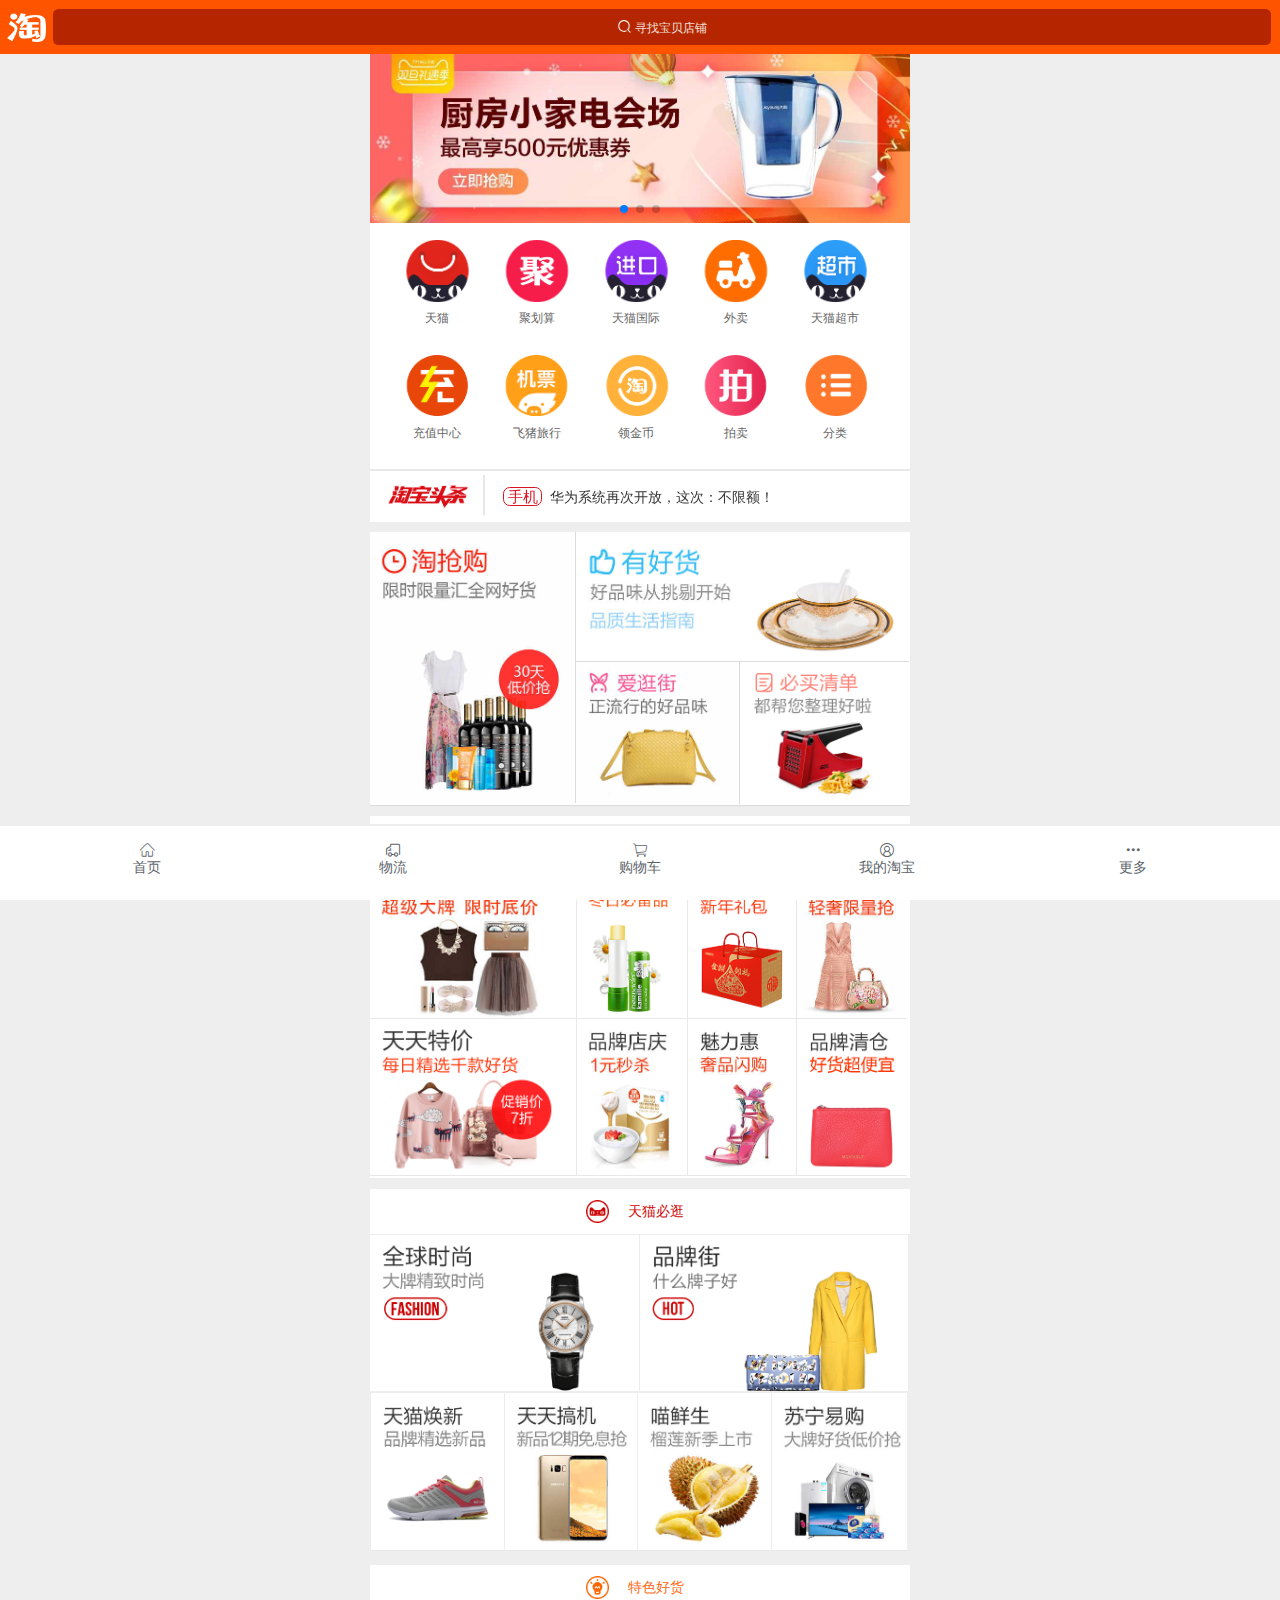
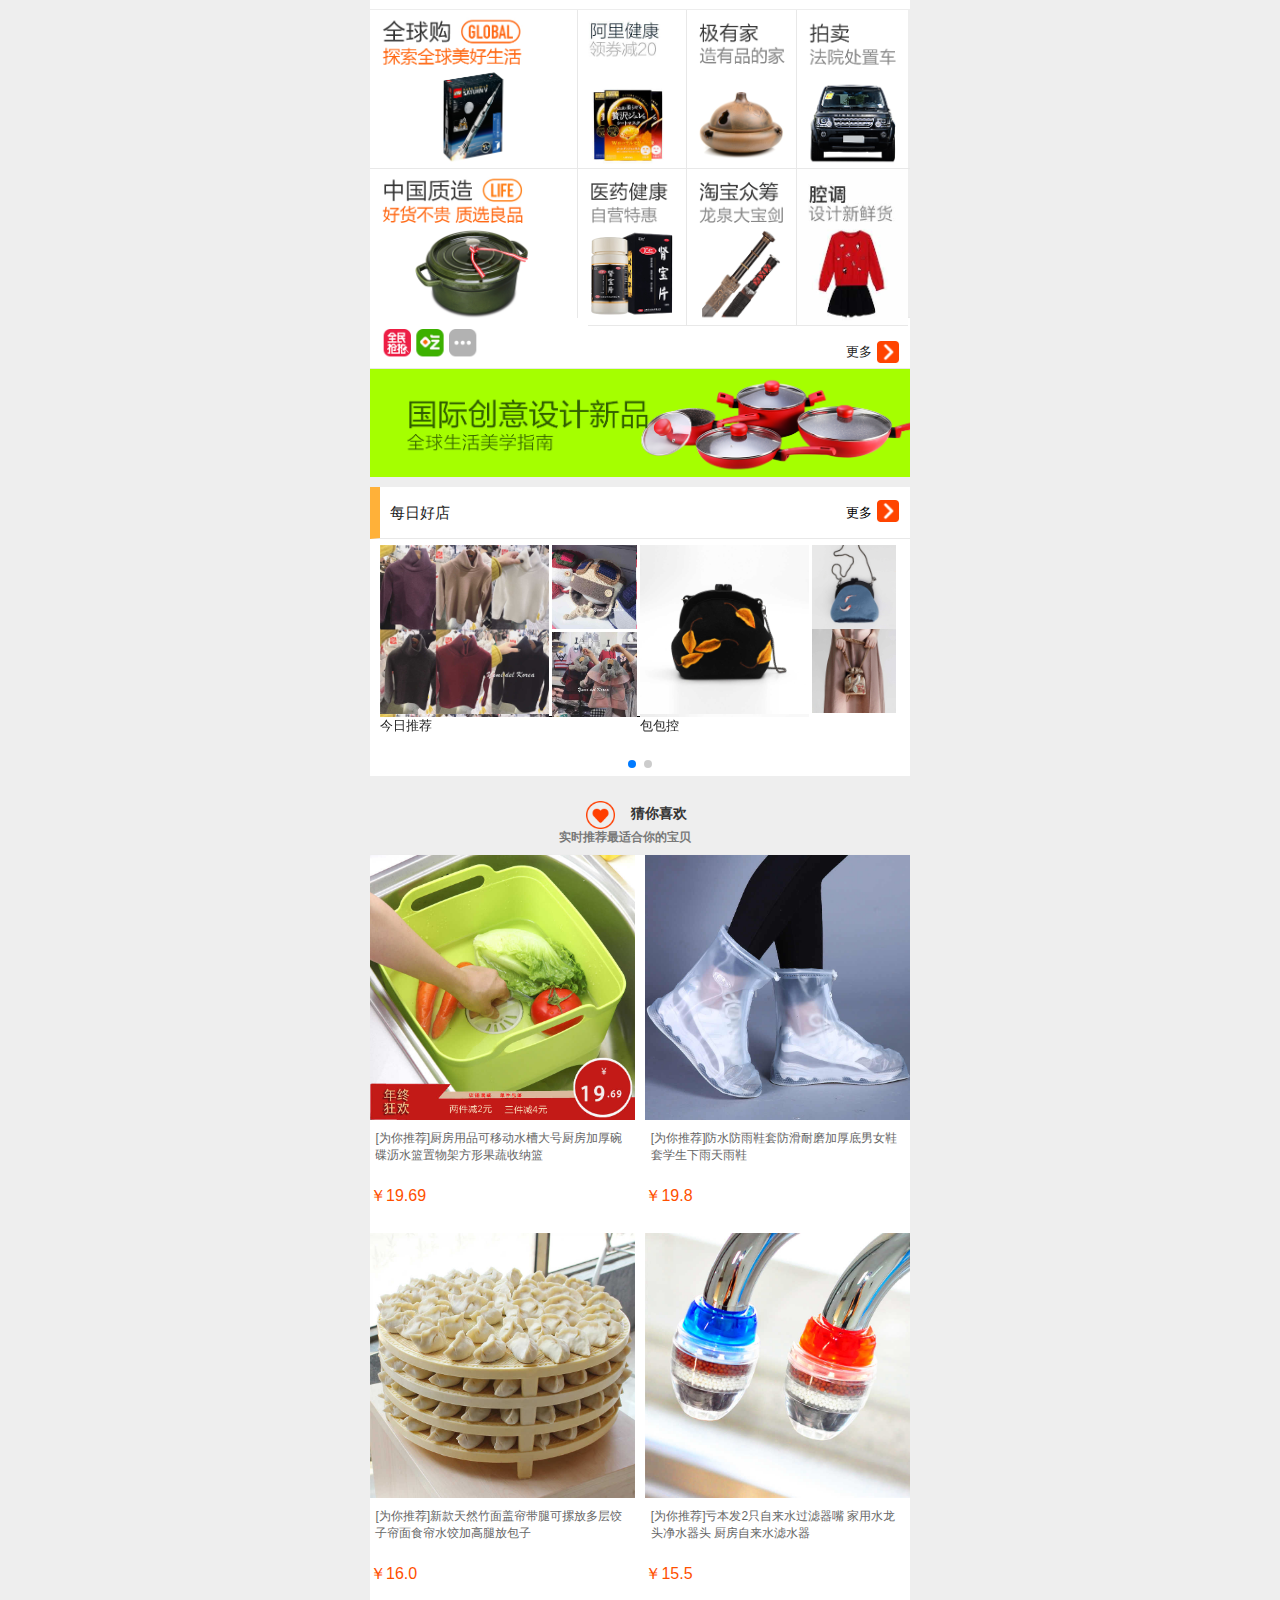
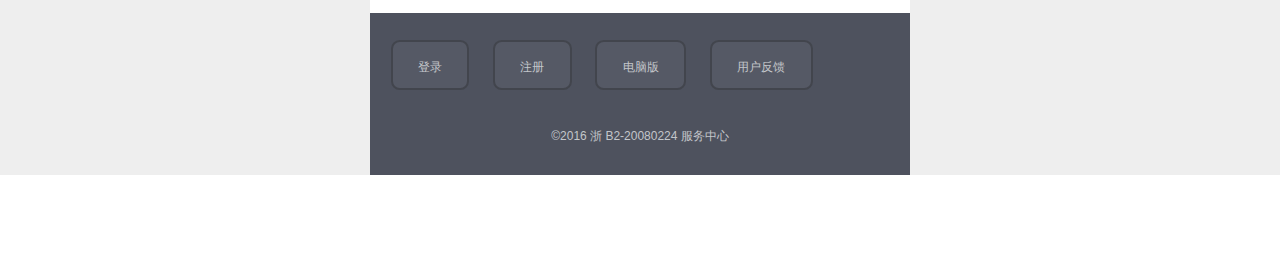
<file: index.html>
<!doctype html>
<html lang="en">
<head>
    <meta charset="UTF-8">
    <title>淘宝移动端</title>
    <!--引入flexible插件-->
    <script src="js/flexible.js"></script>
    <script src="js/flexible_css.js"></script>
    <!--引入矢量图标css-->
    <link rel="stylesheet" href="css/iconfont.css">
    <!--引入taobao.css-->
    <link rel="stylesheet" href="css/taobao.css">
</head>
<body>
<!--header部分开始-->
<header>
    <div class="tru">
        <a href="javascript:;">
            <i class="iconfont icon-fangdajing"></i>
            寻找宝贝店铺
        </a>
    </div>
</header>
<!--header部分结束-->
<!--轮播开始-->
<!--引入swiper.css-->
<link rel="stylesheet" href="css/swiper.min.css">
<div class="flash">
    <div class="swiper-container">
        <div class="swiper-wrapper">
            <div class="swiper-slide"><img src="img/lbt01.jpg" alt=""></div>
            <div class="swiper-slide"><img src="img/lbt02.jpg" alt=""></div>
            <div class="swiper-slide"><img src="img/lbt03.jpg" alt=""></div>
        </div>
        <!-- 如果需要分页器 -->
        <div class="swiper-pagination"></div>
    </div>
</div>
<!--引入swiper.js-->
<script src="js/swiper.min.js"></script>
<script>
    var mySwiper = new Swiper('.swiper-container', {
        loop: true,
        autoplay: true,
        // 如果需要分页器
        pagination: {
            el: '.swiper-pagination'
        }
    })
</script>
<!--轮播结束-->

<!-- vertical-view部分开始-->
<div class="vertical-view">
    <ul class="ul1">
        <li>
            <a href="">
                <p>天猫</p>
            </a>
        </li>
        <li>
            <a href="">
                <p>聚划算</p>
            </a>
        </li>
        <li>
            <a href="">
                <p>天猫国际</p>
            </a>
        </li>
        <li>
            <a href="">
                <p>外卖</p>
            </a>
        </li>
        <li>
            <a href="">
                <p>天猫超市</p>
            </a>
        </li>
    </ul>
    <ul class="ul2">
        <li>
            <a href="">
                <p>充值中心</p>
            </a>
        </li>
        <li>
            <a href="">
                <p>飞猪旅行</p>
            </a>
        </li>
        <li>
            <a href="">
                <p>领金币</p>
            </a>
        </li>
        <li>
            <a href="">
                <p>拍卖</p>
            </a>
        </li>
        <li>
            <a href="index1.html">
                <p>分类</p>
            </a>
        </li>
    </ul>
</div>
<!-- vertical-view部分结束-->

<!--头条开始-->
<div class="toutiao">
    <div class="swiper-container">
        <i></i>
        <div class="swiper-wrapper">
            <div class="swiper-slide"><span>手机</span>华为系统再次开放，这次：不限额！</div>
            <div class="swiper-slide"><span>手机</span>荣耀9青春版：1199元，又一款全面屏</div>
            <div class="swiper-slide"><span>手机</span>手机屏幕上的"HD"是什么意思？</div>
            <div class="swiper-slide"><span>数码</span>小米新品售价119元，冬日必备产品！</div>
            <div class="swiper-slide"><span>居家</span>旧袜子别只会扔，剪1刀省下一堆钱！</div>
            <div class="swiper-slide"><span>疯转</span>不管再严重咳嗽，熬一锅它！一吃就好</div>
        </div>
    </div>
</div>
<!-- Initialize Swiper -->
<script>
    var swiper = new Swiper('.toutiao .swiper-container', {
        direction: 'vertical',
        loop: true,
        autoplay: true
    });
</script>
<!--头条结束-->

<!--海抢购部分开始-->
<div class="tqg">
    <div class="left">
    </div>
    <div class="right">
        <div class="right-top">
            <img class="img1" src="img/yhh.jpg" alt="">
            <img class="img2" src="img/wan.png" alt="">
        </div>
        <div class="right-bottom">
           <img class="img1" src="img/agj.jpg" alt="">
           <img class="img2" src="img/bmqd.png" alt="">
        </div>
    </div>
</div>
<!--海抢购部分结束-->

<!--超实惠部分开始-->
<div class="affordable">
    <div class="csh">
        <a href="javascript:;">超实惠</a>
    </div>
    <div class="csh-top">
        <div class="img1"></div>
        <div class="img2"></div>
        <div class="img3"></div>
        <div class="img4"></div>
        <div class="img5"></div>
        <div class="img6"></div>
        <div class="img7"></div>
        <div class="img8"></div>
    </div>
</div>
<!--超实惠部分结束-->

<!--天猫必逛部分开始-->
<div class="tmbg">
    <div class="tm">
        <a href="javascript:;">天猫必逛</a>
    </div>
    <div class="tm-top">
        <div class="img1"></div>
        <div class="img2"></div>
        </div>
        
        <div class="tm-bottom">
        <div class="img1"></div>
        <div class="img2"></div>
        <div class="img3"></div>
        <div class="img4"></div>
    </div>
</div>
<!--天猫必逛部分结束-->

<!--特色好货部分开始-->
<div class="features">
    <div class="tshh">
        <a href="javascript:;">特色好货</a>
    </div>
    <div class="tshh-top">
        <div class="img1"></div>
        <div class="img2"></div>
        <div class="img3"></div>
        <div class="img4"></div>
    </div>
    <div class="tshh-bottom">
        <div class="img1"></div>
        <div class="img2"></div>
        <div class="img3"></div>
        <div class="img4"></div>
    </div>
</div>
<!--特色好货部分结束-->
<!--更多服务开始-->
<div class="service">
    <div class="tubiao">
    <span>更多<i></i></span>
    </div>
</div>
<!--更多服务结束-->

<!--国际创意开始-->
<div class="gjcy"></div>
<!--国际创意结束-->

<!--每日好店开始-->
<div class="mrhd">
    <div class="gd">
       <p>更多<i></i></p>
        <span>每日好店</span>
    </div>
    <div class="swiper-container">
        <div class="swiper-wrapper">
            <div class="swiper-slide">
                <div class="left">
                    <div class="img1"></div>
                    <div class="img2"></div>
                    <div class="img3"></div>
                    <span>今日推荐</span>
                </div>
                <div class="right">
                    <div class="img1"></div>
                    <div class="img2"></div>
                    <div class="img3"></div>
                    <span>包包控</span>
                </div>
            
            </div>
            <div class="swiper-slide">
                <div class="left">
                    <div class="img1"></div>
                    <div class="img2"></div>
                    <div class="img3"></div>
                    <span>今日推荐</span>
                </div>
                <div class="right">
                    <div class="img1"></div>
                    <div class="img2"></div>
                    <div class="img3"></div>
                    <span>包包控</span>
                </div>
            </div>

        </div>
        <!-- 如果需要分页器 -->
        <div class="swiper-pagination"></div>
    </div>
</div>
<script>
    var mySwiper = new Swiper('.mrhd .swiper-container', {
        // 如果需要分页器
        pagination: {
            el: '.swiper-pagination'
        }
    })
</script>
<!--每日好店结束-->


<!--猜你喜欢开始-->
<div class="cnxh">
   <div class="xh">
    <a href="javascript:;">
        猜你喜欢
        <span>实时推荐最适合你的宝贝</span>
    </a>
    </div>
    
    <section>
        <div class="cnxh-neir">
           <div class="left">
               <div class="img1"></div>
               <p class="p1">[为你推荐]厨房用品可移动水槽大号厨房加厚碗碟沥水篮置物架方形果蔬收纳篮
            </p>
            <p class="p2">￥19.69</p>
           </div>
            
            
            <div class="right">
               <div class="img2"></div>
               <p class="p1">[为你推荐]防水防雨鞋套防滑耐磨加厚底男女鞋套学生下雨天雨鞋
            </p>
            <p class="p2">￥19.8</p>
           </div>
           <div class="left">
               <div class="img3"></div>
               <p class="p1">[为你推荐]新款天然竹面盖帘带腿可摞放多层饺子帘面食帘水饺加高腿放包子
            </p>
            <p class="p2">￥16.0</p>
           </div>
            
            
            <div class="right">
               <div class="img4"></div>
               <p class="p1">[为你推荐]亏本发2只自来水过滤器嘴 家用水龙头净水器头 厨房自来水滤水器
            </p>
            <p class="p2">￥15.5</p>
           </div>
           
        </div>
    </section>
    </div>
<!--猜你喜欢结束-->


<!--bottom开始-->
<div class="pagebottom">
   <div class="butons">
       <a href="javascript:;">登录</a>
       <a href="javascript:;">注册</a>
       <a href="javascript:;">电脑版</a>
       <a href="javascript:;">用户反馈</a>
   </div>
   <div class="bottom">
       &copy;2016 浙 B2-20080224 
       <a>服务中心</a>
   </div>
</div>
<!--bottom结束-->

<!--footer部分开始-->
<footer>
    <a href="javascript:;">
       <i class="iconfont icon-shouye"></i>
        <p>首页</p>
    </a>
    <a href="javascript:;">
       <i class="iconfont icon-wuliu"></i>
        <p>物流</p>
    </a>
    <a href="javascript:;">
       <i class="iconfont icon-gouwuche"></i>
        <p>购物车</p>
    </a>
    <a href="javascript:;">
       <i class="iconfont icon-zhanghao"></i>
        <p>我的淘宝</p>
    </a>
    <a href="javascript:;">
       <i class="iconfont icon-gengduo"></i>
        <p>更多</p>
    </a>
</footer>
<!--footer部分结束-->
</body>
</html>
</file>
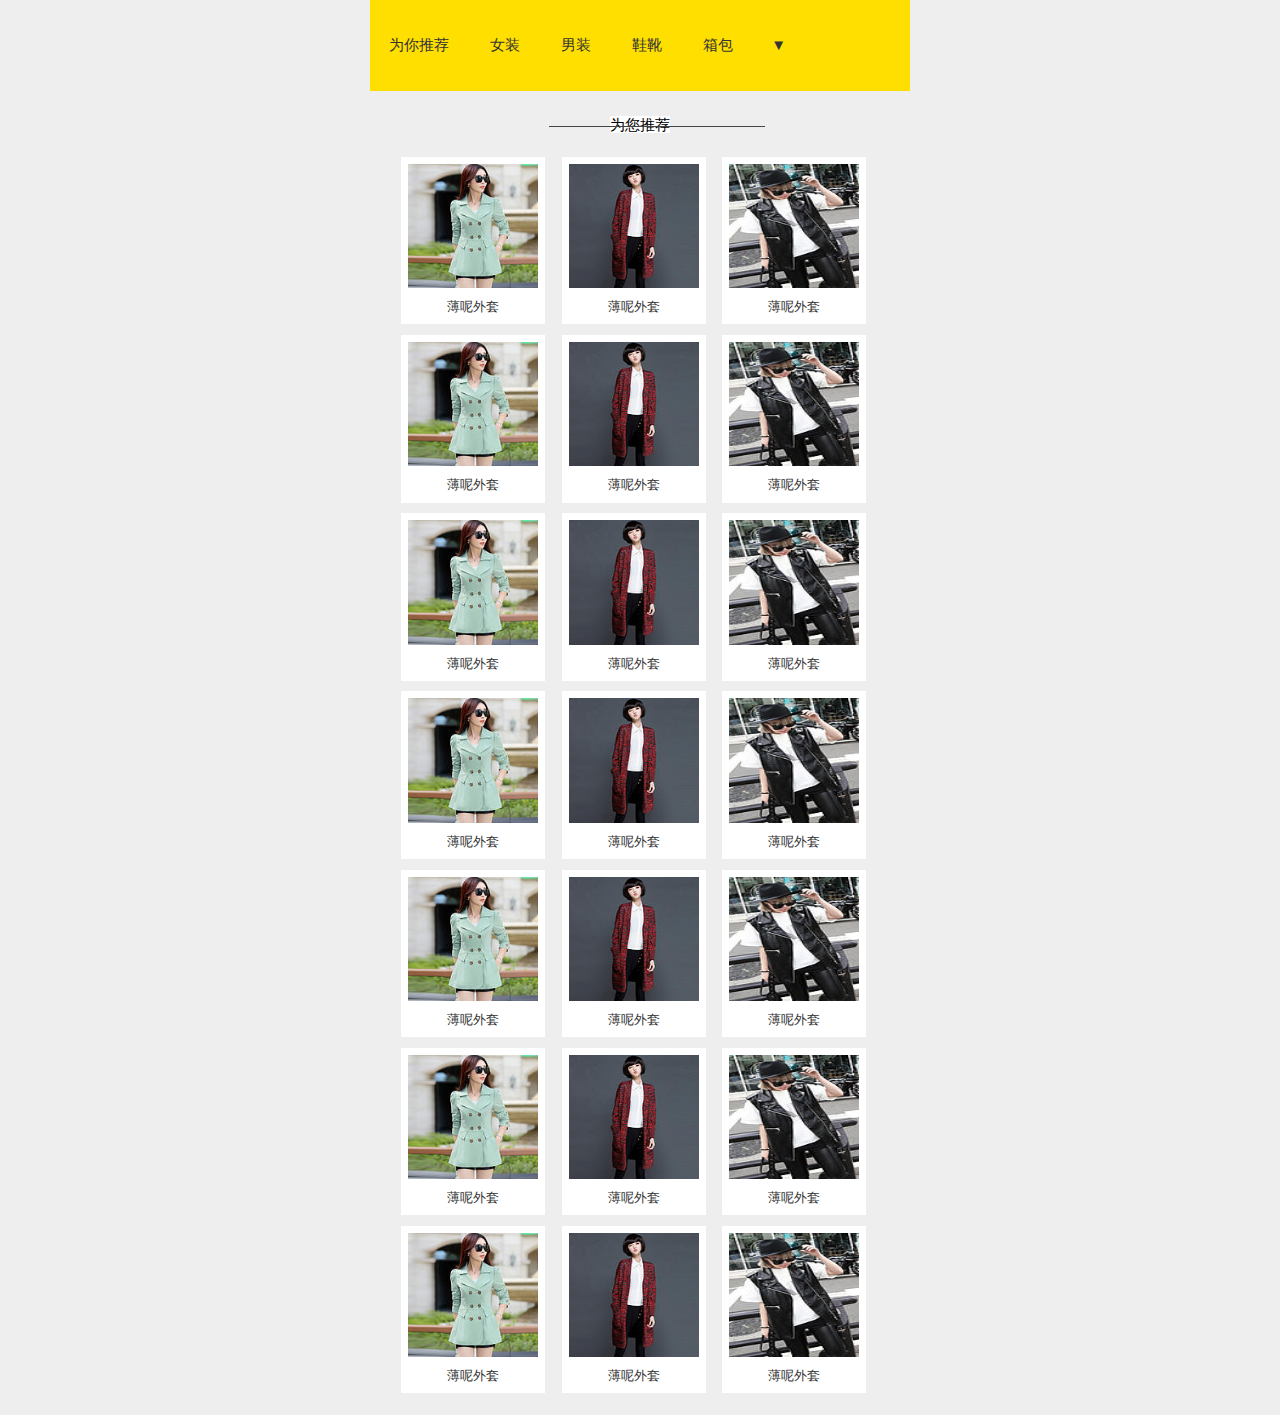
<file: index1.html>
<!DOCTYPE html>
<html lang="en">

<head>
    <meta charset="UTF-8">
    <title>列表页</title>
    <!--引入flexible插件-->
    <script src="js/flexible.js"></script>
    <script src="js/flexible_css.js"></script>
    <!--引入矢量图标css-->
    <link rel="stylesheet" href="css/iconfont.css">
    <!--引入taobao.css-->
    <link rel="stylesheet" href="css/taobao.css">
    <!--引入jQuery插件-->
    <script src="js/jquery-1.11.1.min.js"></script>
</head>

<body>
    <div class="list">
        <div class="div1">
            <ul>
                <li class="li1 active"> <a href="javascripy:;">
                        为你推荐
                    </a> </li>
                <li class="li2"> <a href="javascripy:;">
                        女装
                    </a> </li>
                <li class="li3"> <a href="javascripy:;">
                        男装
                    </a> </li>
                <li class="li4"> <a href="javascripy:;">
                        鞋靴
                    </a> </li>
                <li class="li5"> <a href="javascripy:;">
                        箱包
                    </a> </li>
                    <li class="li6"> <a href="javascripy:;">
                    ▼
                    </a> </li>
                <!--<li class="li5">第五个</li>-->
            </ul>
        </div>
        <div class="list-tab">
            <div class="div2">
                <div class="xx"> <span><i></i>为您推荐<i></i></span> </div>
                <div class="module-sudoku-row">
                    <a href="javascript:;"> <img class="img1" src="img/fl1.jpg" alt="">
                        <p>薄呢外套</p>
                    </a>
                    <a href="javascript:;"> <img class="img1" src="img/fl2.jpg" alt="">
                        <p>薄呢外套</p>
                    </a>
                    <a href="javascript:;"> <img class="img1" src="img/fl3.jpg" alt="">
                        <p>薄呢外套</p>
                    </a>
                </div>
                <div class="module-sudoku-row">
                    <a href="javascript:;"> <img class="img1" src="img/fl1.jpg" alt="">
                        <p>薄呢外套</p>
                    </a>
                    <a href="javascript:;"> <img class="img1" src="img/fl2.jpg" alt="">
                        <p>薄呢外套</p>
                    </a>
                    <a href="javascript:;"> <img class="img1" src="img/fl3.jpg" alt="">
                        <p>薄呢外套</p>
                    </a>
                </div>
                <div class="module-sudoku-row">
                    <a href="javascript:;"> <img class="img1" src="img/fl1.jpg" alt="">
                        <p>薄呢外套</p>
                    </a>
                    <a href="javascript:;"> <img class="img1" src="img/fl2.jpg" alt="">
                        <p>薄呢外套</p>
                    </a>
                    <a href="javascript:;"> <img class="img1" src="img/fl3.jpg" alt="">
                        <p>薄呢外套</p>
                    </a>
                </div>
                <div class="module-sudoku-row">
                    <a href="javascript:;"> <img class="img1" src="img/fl1.jpg" alt="">
                        <p>薄呢外套</p>
                    </a>
                    <a href="javascript:;"> <img class="img1" src="img/fl2.jpg" alt="">
                        <p>薄呢外套</p>
                    </a>
                    <a href="javascript:;"> <img class="img1" src="img/fl3.jpg" alt="">
                        <p>薄呢外套</p>
                    </a>
                </div>
                <div class="module-sudoku-row">
                    <a href="javascript:;"> <img class="img1" src="img/fl1.jpg" alt="">
                        <p>薄呢外套</p>
                    </a>
                    <a href="javascript:;"> <img class="img1" src="img/fl2.jpg" alt="">
                        <p>薄呢外套</p>
                    </a>
                    <a href="javascript:;"> <img class="img1" src="img/fl3.jpg" alt="">
                        <p>薄呢外套</p>
                    </a>
                </div>
                <div class="module-sudoku-row">
                    <a href="javascript:;"> <img class="img1" src="img/fl1.jpg" alt="">
                        <p>薄呢外套</p>
                    </a>
                    <a href="javascript:;"> <img class="img1" src="img/fl2.jpg" alt="">
                        <p>薄呢外套</p>
                    </a>
                    <a href="javascript:;"> <img class="img1" src="img/fl3.jpg" alt="">
                        <p>薄呢外套</p>
                    </a>
                </div>
                <div class="module-sudoku-row">
                    <a href="javascript:;"> <img class="img1" src="img/fl1.jpg" alt="">
                        <p>薄呢外套</p>
                    </a>
                    <a href="javascript:;"> <img class="img1" src="img/fl2.jpg" alt="">
                        <p>薄呢外套</p>
                    </a>
                    <a href="javascript:;"> <img class="img1" src="img/fl3.jpg" alt="">
                        <p>薄呢外套</p>
                    </a>
                </div>
            </div>
            <div class="div3">
                <div class="xx"> <span><i></i>女装<i></i></span> </div>
                <div class="module-sudoku-row">
                    <a href="javascript:;"> <img class="img1" src="img/fl1.jpg" alt="">
                        <p>薄呢外套</p>
                    </a>
                    <a href="javascript:;"> <img class="img1" src="img/fl2.jpg" alt="">
                        <p>薄呢外套</p>
                    </a>
                    <a href="javascript:;"> <img class="img1" src="img/fl3.jpg" alt="">
                        <p>薄呢外套</p>
                    </a>
                </div>
            </div>
            <div class="div4">
                <div class="xx"> <span><i></i>男装<i></i></span> </div>
                <div class="module-sudoku-row">
                    <a href="javascript:;"> <img class="img1" src="img/fl1.jpg" alt="">
                        <p>薄呢外套</p>
                    </a>
                    <a href="javascript:;"> <img class="img1" src="img/fl2.jpg" alt="">
                        <p>薄呢外套</p>
                    </a>
                    <a href="javascript:;"> <img class="img1" src="img/fl3.jpg" alt="">
                        <p>薄呢外套</p>
                    </a>
                </div>
            </div>
            <div class="div5">
                <div class="xx"> <span><i></i>鞋靴<i></i></span> </div>
                <div class="module-sudoku-row">
                    <a href="javascript:;"> <img class="img1" src="img/fl1.jpg" alt="">
                        <p>薄呢外套</p>
                    </a>
                    <a href="javascript:;"> <img class="img1" src="img/fl2.jpg" alt="">
                        <p>薄呢外套</p>
                    </a>
                    <a href="javascript:;"> <img class="img1" src="img/fl3.jpg" alt="">
                        <p>薄呢外套</p>
                    </a>
                </div>
            </div>
            <div class="div6">
                <div class="xx"> <span><i></i>箱包<i></i></span> </div>
                <div class="module-sudoku-row">
                    <a href="javascript:;"> <img class="img1" src="img/fl1.jpg" alt="">
                        <p>薄呢外套</p>
                    </a>
                    <a href="javascript:;"> <img class="img1" src="img/fl2.jpg" alt="">
                        <p>薄呢外套</p>
                    </a>
                    <a href="javascript:;"> <img class="img1" src="img/fl3.jpg" alt="">
                        <p>薄呢外套</p>
                    </a>
                </div>
            </div>
            
        </div>
    </div>
    </div>
    <script>
        $(".div1 .li1").click(function () {
            $(".div2").show();
            $(".div3").hide();
            $(".div4").hide();
            $(".div5").hide();
            $(".div6").hide();
            $(".div7").hide();
            $(this).addClass("active");
            $(".div1 .li2").removeClass("active");
            $(".div1 .li3").removeClass("active");
            $(".div1 .li4").removeClass("active");
            $(".div1 .li5").removeClass("active");
            $(".div1 .li6").removeClass("active");
        });
        $(".div1 .li2").click(function () {
            $(".div2").hide();
            $(".div3").show();
            $(".div4").hide();
            $(".div5").hide();
            $(".div6").hide();
            $(".div7").hide();
            $(this).addClass("active");
            $(".div1 .li1").removeClass("active");
            $(".div1 .li3").removeClass("active");
            $(".div1 .li4").removeClass("active");
            $(".div1 .li5").removeClass("active");
            $(".div1 .li6").removeClass("active");
        });
        $(".div1 .li3").click(function () {
            $(".div2").hide();
            $(".div3").hide();
            $(".div4").show();
            $(".div5").hide();
            $(".div6").hide();
            $(".div7").hide();
            $(this).addClass("active");
            $(".div1 .li1").removeClass("active");
            $(".div1 .li2").removeClass("active");
            $(".div1 .li4").removeClass("active");
            $(".div1 .li5").removeClass("active");
            $(".div1 .li6").removeClass("active");
        });
        $(".div1 .li4").click(function () {
            $(".div2").hide();
            $(".div3").hide();
            $(".div4").hide();
            $(".div5").show();
            $(".div6").hide();
            $(".div7").hide();
            $(this).addClass("active");
            $(".div1 .li1").removeClass("active");
            $(".div1 .li2").removeClass("active");
            $(".div1 .li3").removeClass("active");
            $(".div1 .li4").removeClass("active");
            $(".div1 .li5").removeClass("active");
        });
        $(".div1 .li5").click(function () {
            $(".div2").hide();
            $(".div3").hide();
            $(".div4").hide();
            $(".div5").hide();
            $(".div6").show();
            $(".div7").hide();
            $(this).addClass("active");
            $(".div1 .li1").removeClass("active");
            $(".div1 .li2").removeClass("active");
            $(".div1 .li3").removeClass("active");
            $(".div1 .li4").removeClass("active");
            $(".div1 .li5").removeClass("active");
        });
        $(".div1 .li6").click(function () {
            $(".div2").hide();
            $(".div3").hide();
            $(".div4").hide();
            $(".div5").hide();
            $(".div6").hide();
            $(".div7").show();
            $(this).addClass("active");
            $(".div1 .li1").removeClass("active");
            $(".div1 .li2").removeClass("active");
            $(".div1 .li3").removeClass("active");
            $(".div1 .li4").removeClass("active");
            $(".div1 .li5").removeClass("active");
        })
    </script>
</body>

</html>
</file>
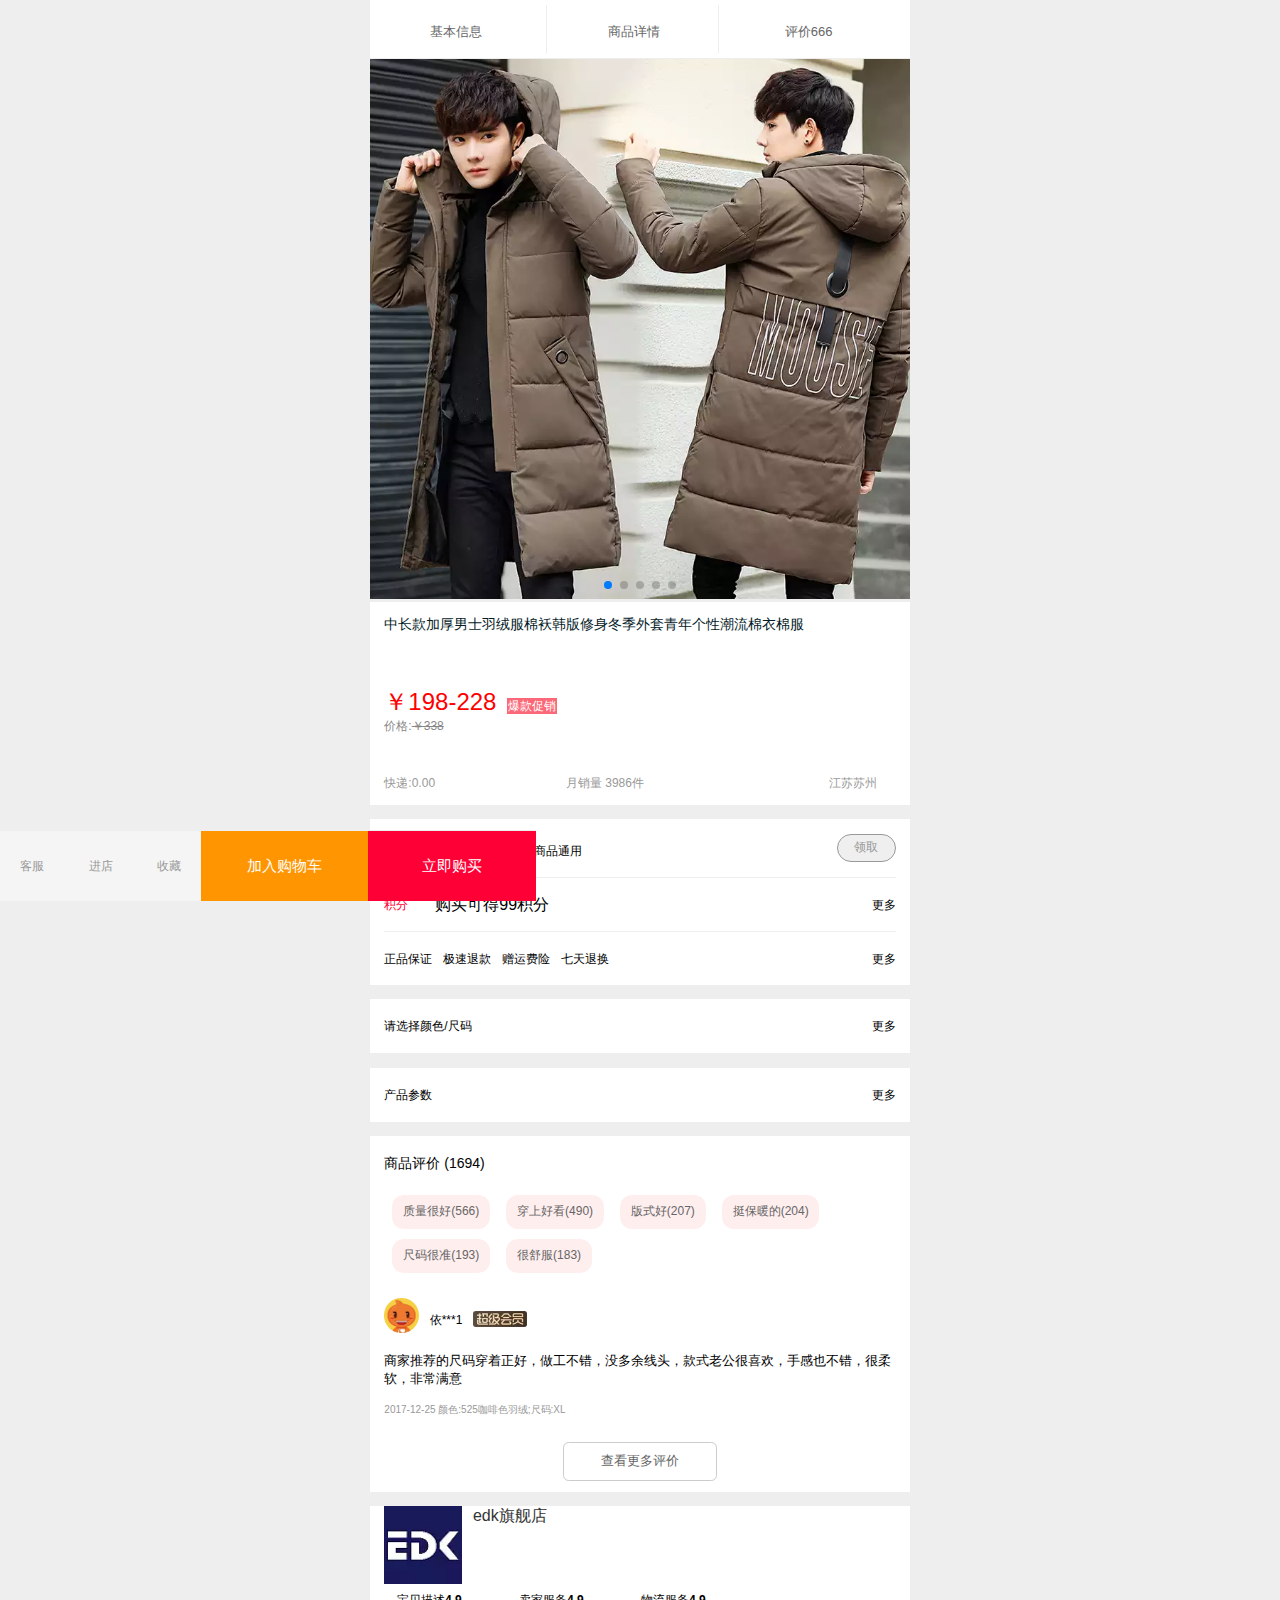
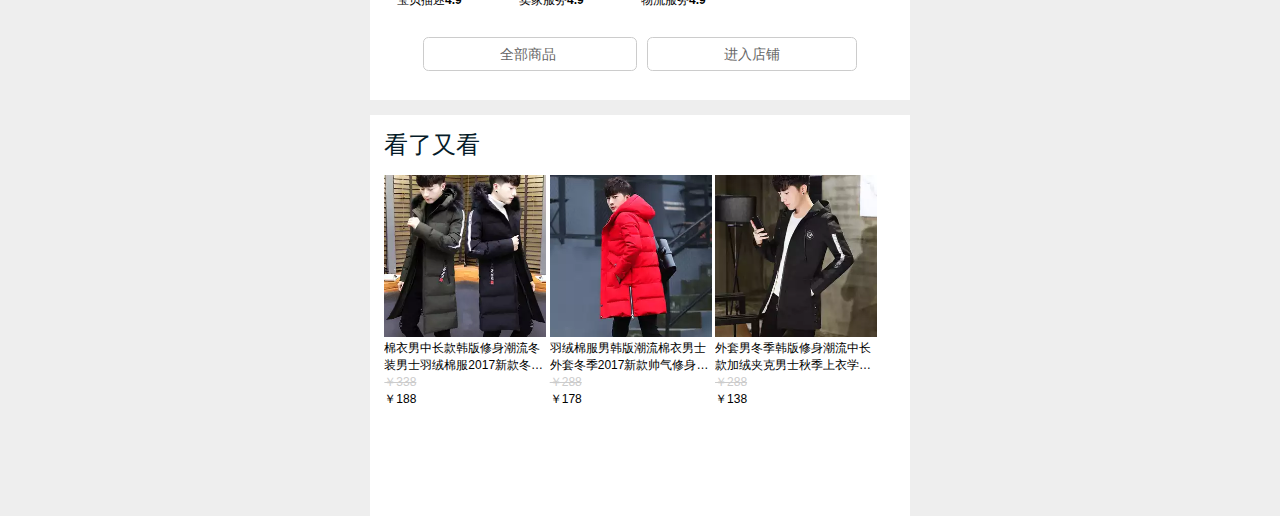
<file: index2.html>
<!DOCTYPE html>
<html lang="en">

<head>
    <meta charset="UTF-8">
    <title>详情页</title>
    <!--引入flexible插件-->
    <script src="js/flexible.js"></script>
    <script src="js/flexible_css.js"></script>
    <!--引入矢量图标css-->
    <link rel="stylesheet" href="css/iconfont.css">
    <!--引入taobao.css-->
    <link rel="stylesheet" href="css/taobao.css">
    <!--引入jQuery插件-->
    <script src="js/jquery-1.11.1.min.js"></script>
</head>

<body>
    <div class="page">
        <div class="div1">
            <ul>
                <li class="li1 active"> <a href="javascript:;">
                   基本信息
               </a> </li>
                <li class="li2"> <a href="javascript:;">
                   商品详情
               </a> </li>
                <li class="li3"> <a href="javascript:;">
                   评价666
               </a> </li>
            </ul>
        </div>
        <!--引入swiper.css-->
        <link rel="stylesheet" href="css/swiper.min.css">
        <div class="div2">
            <div class="swiper-container">
                <div class="swiper-wrapper">
                    <div class="swiper-slide"><img src="img/page1.webp" alt=""></div>
                    <div class="swiper-slide"><img src="img/page2.webp" alt=""></div>
                    <div class="swiper-slide"><img src="img/page3.webp" alt=""></div>
                    <div class="swiper-slide"><img src="img/page4.webp" alt=""></div>
                    <div class="swiper-slide"><img src="img/page5.webp" alt=""></div>
                </div>
                <!-- 如果需要分页器 -->
                <div class="swiper-pagination"></div>
            </div>
            <!--引入swiper.js-->
            <script src="js/swiper.min.js"></script>
            <script>
                var mySwiper = new Swiper('.swiper-container', {
                    loop: true
                    , autoplay: true, // 如果需要分页器
                    pagination: {
                        el: '.swiper-pagination'
                    }
                })
            </script>
            <div class="module">
                <div class="module-title"> <a href="javascript:;">
                中长款加厚男士羽绒服棉袄韩版修身冬季外套青年个性潮流棉衣棉服
            </a> </div>
                <div class="module-price">
                    <p class="p1">￥198-228<span>爆款促销</span></p>
                    <p class="p2">价格:<del>￥338</del></p>
                </div>
                <div class="module-adds"> <span>快递:0.00</span> <span>月销量 3986件</span> <span class="span3">江苏苏州</span> </div>
            </div>
            <div class="module">
                <div class="coupon-body">
                    <div class="left"> <img src="img/tmgwq.webp" alt=""> <span class="cell">全天猫实物商品通用</span> </div>
                    <div class="right">
                        <button>领取</button>
                    </div>
                </div>
                <div class="module-wrap">
                    <div class="left"> <span class="jf">积分</span>
                        <p>购买可得99积分</p>
                    </div>
                    <div class="right">更多</div>
                </div>
                <div class="module-wrap">
                    <div class="left"> <span>正品保证</span> <span>极速退款</span> <span>赠运费险</span> <span>七天退换</span> </div>
                    <div class="right">更多</div>
                </div>
            </div>
            <div class="module-sku">
                <div class="left"> <span>请选择颜色/尺码</span> </div>
                <div class="right">更多</div>
            </div>
            <div class="module-props">
                <div class="left"> <span>产品参数</span> </div>
                <div class="right">更多</div>
            </div>


            <div class="module-pingjia">
                <div class="sp">商品评价 (1694)</div>
                <div class="mui-tagscloud-ul">
                <ul>
                    <li>质量很好(566)</li>
                    <li>穿上好看(490)</li>
                    <li>版式好(207)</li>
                    <li>挺保暖的(204)</li>
                    <li>尺码很准(193)</li>
                    <li>很舒服(183)</li>
                </ul>
                </div>
                <div class="mui-tagscloud-user">
                    <img class="img1" src="img/tou.webp" alt="">
                    <span>依***1</span>
                    <img class="img2" src="img/cjhy.webp" alt="">
                </div>
                <div class="mui-tagscloud-content">
                    商家推荐的尺码穿着正好，做工不错，没多余线头，款式老公很喜欢，手感也不错，很柔软，非常满意
                </div>
                <div class="mui-tagscloud-date">
                    2017-12-25 颜色:525咖啡色羽绒;尺码:XL
                </div>
                <div class="mui-tagscloud-more">
                    <button>查看更多评价</button>
                </div>
            </div>

            <div class="module-shop">
                <div class="shop-main">
                    <img src="img/edk.webp" alt="">
                    <span>edk旗舰店</span>
                </div>
                <ul class="score">
                    <li>宝贝描述<b>4.9</b></li>
                    <li>卖家服务<b>4.9</b></li>
                    <li>物流服务<b>4.9</b></li>

                </ul>
            </div>

            <div class="action mui-flex">
                <a href="javascript:;">
                    全部商品
                </a>
                <a href="javascript:;">
                    进入店铺
                </a>
            </div>

            <div class="module-recommend">
                <div class="module">
                    <span class="title">看了又看</span>
                </div>
                <div class="recommend-scroller">
                    <div class="module">
                        <div class="item">
                            <img src="img/kan1.jpg_.webp" alt="">
                            <p> 棉衣男中长款韩版修身潮流冬装男士羽绒棉服2017新款冬季外套棉袄 </p>
                            <del>￥338</del>
                            <span>￥188</span>
                        </div>
                        <div class="item">
                            <img src="img/kan2.jpg_.webp" alt="">
                            <p>  羽绒棉服男韩版潮流棉衣男士外套冬季2017新款帅气修身中长款棉袄  </p>
                            <del>￥288</del>
                            <span>￥178</span>
                        </div>
                        <div class="item">
                            <img src="img/kan3.jpg_.webp" alt="">
                            <p>  外套男冬季韩版修身潮流中长款加绒夹克男士秋季上衣学生帅气风衣  </p>
                            <del>￥288</del>
                            <span>￥138</span>
                        </div>

                    </div>

                </div>
            </div>
        </div>
        <div class="div3">3</div>
        <div class="div4">4</div>
    </div>
    <script src="js/jquery-1.11.1.min.js"></script>
    <script>
        $(".div1 .li1").click(function () {
            $(".div2").show();
            $(".div3").hide();
            $(".div4").hide();
            $(".div5").hide();
            $(this).addClass("active");
            $(".div1 .li2").removeClass("active");
            $(".div1 .li3").removeClass("active");
            $(".div1 .li4").removeClass("active");
        });
        $(".div1 .li2").click(function () {
            $(".div2").hide();
            $(".div3").show();
            $(".div4").hide();
            $(".div5").hide();
            $(this).addClass("active");
            $(".div1 .li1").removeClass("active");
            $(".div1 .li3").removeClass("active");
            $(".div1 .li4").removeClass("active");
        });
        $(".div1 .li3").click(function () {
            $(".div2").hide();
            $(".div3").hide();
            $(".div4").show();
            $(".div5").hide();
            $(this).addClass("active");
            $(".div1 .li1").removeClass("active");
            $(".div1 .li2").removeClass("active");
            $(".div1 .li4").removeClass("active");
        });
        $(".div1 .li4").click(function () {
            $(".div2").hide();
            $(".div3").hide();
            $(".div4").hide();
            $(".div5").show();
            $(this).addClass("active");
            $(".div1 .li1").removeClass("active");
            $(".div1 .li2").removeClass("active");
            $(".div1 .li3").removeClass("active");
        });
    </script>


<div class="footer">
    <div class="footer3">
        <div class="left">
        <a href="javascript:;">
            <i></i>
           客服
        </a>
        <a href="javascript:;">
            <i></i>
            进店
        </a>
        <a href="javascript:;">
            <i></i>
            收藏
        </a>
        </div>
        <div class="right">
        <a class="cart " href="">
            <button>加入购物车</button>
        </a>
        <a class="buy" href="">
            <button>立即购买</button>
        </a>
        </div>
    </div>
</div>
</body>

</html>
</file>
<file: css/iconfont.css>
@font-face {font-family: "iconfont";
  src: url('iconfont.eot?t=1514268051575'); /* IE9*/
  src: url('iconfont.eot?t=1514268051575#iefix') format('embedded-opentype'), /* IE6-IE8 */
  url('[data-uri]') format('woff'),
  url('iconfont.ttf?t=1514268051575') format('truetype'), /* chrome, firefox, opera, Safari, Android, iOS 4.2+*/
  url('iconfont.svg?t=1514268051575#iconfont') format('svg'); /* iOS 4.1- */
}

.iconfont {
  font-family:"iconfont" !important;
  font-size:16px;
  font-style:normal;
  -webkit-font-smoothing: antialiased;
  -moz-osx-font-smoothing: grayscale;
}

.icon-wuliu:before { content: "\e65b"; }

.icon-fangdajing:before { content: "\e61f"; }

.icon-zhanghao:before { content: "\e625"; }

.icon-shouye:before { content: "\e603"; }

.icon-gouwuche:before { content: "\e6dc"; }

.icon-gengduo:before { content: "\e605"; }
</file>
<file: css/taobao.css>
* {
    padding: 0;
    margin: 0;
    box-sizing: border-box;
}

body {
    background: #eeeeee;
}


/*header部分开始*/

header {
    width: 100%;
    position: fixed;
    top: 0;
    z-index: 10;
}

header div.tru {
    width: 100%;
    height: 1rem;
    margin: 0 auto;
    background: #fe5400 url("../img/logo.png")no-repeat 0.133rem;
    background-size: 0.72rem 0.533rem;
    /*position: relative;*/
    padding-left: 0.986rem;
    padding-top: 0.16rem;
    padding-right: 0.16rem;
}

header div.tru a {
    width: 100%;
    height: 0.666rem;
    background: #b52600;
    display: block;
    color: #F0E0DC;
    text-decoration: none;
    text-align: center;
    line-height: 0.666rem;
    /*position: absolute;
    top: 0.16rem;
    right:0.186rem;*/
    border-radius: 0.1rem;
}

[data-dpr="2"] header div.tru a {
    font-size: 26px;
}

[data-dpr="3"] header div.tru a {
    font-size: 39px;
}

header div.tru a .iconfont.icon-fangdajing {
    font-size: 15px;
    color: #fff;
}

[data-dpr="2"] header div.tru a .iconfont.icon-fangdajing {
    font-size: 30px;
}

[data-dpr="3"] header div.tru a .iconfont.icon-fangdajing {
    font-size: 45px;
}


/*header部分结束*/


/*轮播开始*/

.flash {
    width: 10rem;
    height: 3.12rem;
    margin: 0 auto;
    overflow: hidden;
    margin-top: 1.005rem;
}

div.flash img {
    width: 10rem;
    height: 3.12rem;
}


/*vertical-view部分开始*/

.vertical-view {
    width: 10rem;
    height: 4.594rem;
    margin: 0 auto;
    background: #fff;
    border-bottom: 2px solid #e8e8e8;
}

.vertical-view .ul1 {
    padding-top: 0.32rem;
    margin-left: 0.359rem;
    width: 9.641rem;
    height: 2.125rem;
    position: relative;
}

.vertical-view .ul2 {
    padding-top: 0.32rem;
    margin-left: 0.359rem;
    width: 9.641rem;
    height: 2.125rem;
    position: relative;
}

.vertical-view ul li {
    display: inline-block;
    text-align: center;
}

.vertical-view .ul1 li:nth-child(1) {
    background: url("../img/tm.png")no-repeat;
    width: 1.78rem;
    height: 1.141rem;
    background-size: contain;
    background-position: 50% 50%;
}

.vertical-view .ul1 li:nth-child(2) {
    background: url("../img/ju.png") no-repeat;
    width: 1.78rem;
    height: 1.141rem;
    background-size: contain;
    background-position: 50% 50%;
}

.vertical-view .ul1 li:nth-child(3) {
    background: url("../img/jk.png")no-repeat;
    width: 1.78rem;
    height: 1.141rem;
    background-size: contain;
    background-position: 50% 50%;
}

.vertical-view .ul1 li:nth-child(4) {
    background: url("../img/wm.png")no-repeat;
    width: 1.78rem;
    height: 1.141rem;
    background-size: contain;
    background-position: 50% 50%;
}

.vertical-view .ul1 li:nth-child(5) {
    background: url("../img/cs.png")no-repeat;
    width: 1.78rem;
    height: 1.141rem;
    background-size: contain;
    background-position: 50% 50%;
}

.vertical-view .ul2 li:nth-child(1) {
    background: url("../img/chong.png")no-repeat;
    width: 1.78rem;
    height: 1.141rem;
    background-size: contain;
    background-position: 50% 50%;
}

.vertical-view .ul2 li:nth-child(2) {
    background: url("../img/feiz.png")no-repeat;
    width: 1.78rem;
    height: 1.141rem;
    background-size: contain;
    background-position: 50% 50%;
}

.vertical-view .ul2 li:nth-child(3) {
    background: url("../img/jb.png")no-repeat;
    width: 1.78rem;
    height: 1.141rem;
    background-size: contain;
    background-position: 50% 50%;
}

.vertical-view .ul2 li:nth-child(4) {
    background: url("../img/pm.png")no-repeat;
    width: 1.78rem;
    height: 1.141rem;
    background-size: contain;
    background-position: 50% 50%;
}

.vertical-view .ul2 li:nth-child(5) {
    background: url("../img/fl.png")no-repeat;
    width: 1.78rem;
    height: 1.141rem;
    background-size: contain;
    background-position: 50% 50%;
}

.vertical-view .ul1 li a {
    text-decoration: none;
}

.vertical-view ul li a p {
    position: absolute;
    bottom: 0;
    width: 1.78rem;
    height: 0.688rem;
    line-height: 0.688rem;
    font-size: 12px;
    color: rgb(102, 102, 102);
}

[data-dpr="2"] .vertical-view ul li a p {
    font-size: 24px;
}

[data-dpr="3"] .vertical-view ul li a p {
    font-size: 36px;
}


/*vertical-view部分结束*/


/*头条开始*/

.toutiao {
    width: 10rem;
    height: 0.952rem;
    margin: 0 auto;
    line-height: 0.952rem;
    overflow: hidden;
    margin-bottom: 0.186rem;
}

.toutiao .swiper-container {
    width: 10rem;
    height: 0.952rem;
    background: #fff url("../img/toutiao.png")no-repeat 0.32rem;
    background-size: 1.533rem 0.44rem;
}

.toutiao .swiper-slide {
    height: 0.933rem;
    overflow: hidden;
    color: rgb(53, 53, 53);
    font-size: 14px;
    padding-left: 2.466rem;
}

[data-dpr="2"] .swiper-slide {
    font-size: 28px;
}

[data-dpr="3"] .swiper-slide {
    font-size: 42px;
}

.toutiao i {
    border-left: 2px solid #e8e8e8;
    height: 0.746rem;
    position: absolute;
    top: 0.08rem;
    left: 2.1rem;
}

.toutiao span {
    padding: 0px 0.0625rem;
    border: 1px solid rgb(216, 20, 33);
    border-radius: 0.125rem;
    color: rgb(216, 20, 33);
    font-size: 15px;
    margin-right: 0.146rem;
}

[data-dpr="2"] .toutiao span {
    font-size: 30px;
}

[data-dpr="3"] .toutiao span {
    font-size: 45px;
}


/*头条结束*/


/*海抢购部分开始*/

.tqg {
    width: 10rem;
    height: 5.063rem;
    margin: 0 auto;
    background: #fff;
    border-bottom: 1px solid #dbdbdb;
    margin-bottom: 0.186rem;
}

.tqg .left {
    float: left;
    width: 3.8rem;
    height: 5.047rem;
    background: url("../img/tqg.jpg")no-repeat;
    background-size: contain;
}

.tqg .right {
    float: left;
    width: 6.172rem;
    height: 5.013rem;
    border-left: 1px solid #dbdbdb;
}

.tqg .right .right-top {
    width: 6.172rem;
    height: 2.4rem;
    border-bottom: 1px solid #dbdbdb;
}

.tqg .right .right-top .img1 {
    width: 3.01rem;
    height: 2.38rem;
}

.tqg .right .right-top .img2 {
    width: 3.046rem;
    height: 2.38rem;
}

.tqg .right .right-bottom {
    width: 6.172rem;
    height: 2.719rem;
}

.tqg .right .right-bottom .img1 {
    width: 3.025rem;
    height: 2.64rem;
    border-right: 1px solid #dbdbdb;
}

.tqg .right .right-bottom .img2 {
    width: 3.025rem;
    height: 2.64rem;
}


/*海抢购部分结束*/


/*超实惠部分开始*/

.affordable {
    width: 10rem;
    height: 6.734rem;
    margin: 0 auto;
    background: #fff;
    border-bottom: 1px solid #ededed;
}

.affordable .csh {
    width: 10rem;
    height: 0.844rem;
    text-align: center;
    background: url("../img/csh.png")no-repeat 4rem;
    background-size: 0.422rem 0.422rem;
    border-bottom: 1px solid #ededed;
}

.affordable .csh a {
    height: 0.844rem;
    line-height: 0.844rem;
    color: rgb(255, 53, 14);
    font-size: 14px;
    margin-left: 0.141rem;
    text-decoration: none;
}

[data-dpr="2"] .affordable .csh a {
    font-size: 28px;
}

[data-dpr="3"] .affordable .csh a {
    font-size: 32px;
}

.affordable .csh-top {
    width: 10rem;
    height: 2.916rem;
}

.affordable .csh-top .img1 {
    float: left;
    width: 3.828rem;
    height: 2.916rem;
    background: url("../img/fcdp.jpg");
    background-size: contain;
    border-right: 1px solid #e8e8e8;
    border-bottom: 1px solid #e8e8e8;
}

.affordable .csh-top .img2 {
    float: left;
    width: 2.041rem;
    height: 2.916rem;
    background: url("../img/qqjx.png");
    background-size: contain;
    border-bottom: 1px solid #e8e8e8;
}

.affordable .csh-top .img3 {
    float: left;
    width: 2.041rem;
    height: 2.916rem;
    background: url("../img/czlf.png");
    background-size: contain;
    border-left: 1px solid #e8e8e8;
    border-right: 1px solid #e8e8e8;
    border-bottom: 1px solid #e8e8e8;
}

.affordable .csh-top .img4 {
    float: left;
    width: 2.041rem;
    height: 2.916rem;
    background: url("../img/jmp.jpg");
    background-size: contain;
    border-bottom: 1px solid #e8e8e8;
}

.affordable .csh-top .img5 {
    float: left;
    width: 3.828rem;
    height: 2.916rem;
    background: url("../img/tttj.png");
    background-size: contain;
    border-right: 1px solid #e8e8e8;
    border-bottom: 1px solid #e8e8e8;
}

.affordable .csh-top .img6 {
    float: left;
    width: 2.041rem;
    height: 2.916rem;
    background: url("../img/ppdq.jpg");
    background-size: contain;
    border-bottom: 1px solid #e8e8e8;
}

.affordable .csh-top .img7 {
    float: left;
    width: 2.041rem;
    height: 2.916rem;
    background: url("../img/mlh.jpg");
    background-size: contain;
    border-left: 1px solid #e8e8e8;
    border-right: 1px solid #e8e8e8;
    border-bottom: 1px solid #e8e8e8;
}

.affordable .csh-top .img8 {
    float: left;
    width: 2.041rem;
    height: 2.916rem;
    background: url("../img/ppqc.png");
    background-size: contain;
    border-bottom: 1px solid #e8e8e8;
}


/*超实惠部分结束*/


/*天猫必逛部分开始*/

.tmbg {
    margin-top: 0.186rem;
    width: 10rem;
    height: 6.766rem;
    margin: 0 auto;
    border-bottom: 1px solid #ededed;
}

.tmbg .tm {
    margin-top: 0.186rem;
    width: 10rem;
    height: 0.844rem;
    text-align: center;
    background: #fff url("../img/tmbg.png")no-repeat 4rem;
    background-size: 0.422rem 0.422rem;
    border-bottom: 1px solid #ededed;
}

.tmbg .tm a {
    height: 0.844rem;
    line-height: 0.844rem;
    color: rgb(209, 9, 9);
    font-size: 14px;
    margin-left: 0.6rem;
    text-decoration: noen;
}

[data-dpr="2"] .tmbg .tm a {
    font-size: 28px;
}

[data-dpr="3"] .tmbg .tm a {
    font-size: 32px;
}

.tmbg .tm-top {
    width: 10rem;
    height: 2.922rem;
    border-bottom: 1px solid #ededed;
}

.tmbg .tm-top .img1 {
    float: left;
    width: 4.984rem;
    height: 2.9rem;
    background: url("../img/qqss.png");
    background-size: contain;
}

.tmbg .tm-top .img2 {
    float: left;
    width: 4.984rem;
    height: 2.9rem;
    background: url("../img/ppj.png");
    background-size: contain;
    border-left: 1px solid #ededed;
}

.tmbg .tm-bottom {
    width: 10rem;
    height: 2.938rem;
    border-bottom: 1px solid #ededed;
}

.tmbg .tm-bottom .img1 {
    float: left;
    width: 2.484rem;
    height: 2.938rem;
    background: url("../img/tmhx.png");
    background-size: contain;
    border-left: 1px solid #ededed;
}

.tmbg .tm-bottom .img1 {
    float: left;
    width: 2.484rem;
    height: 2.938rem;
    background: url("../img/tmhx.png");
    background-size: contain;
    border-left: 1px solid #ededed;
    border-bottom: 1px solid #e8e8e8;
}

.tmbg .tm-bottom .img2 {
    float: left;
    width: 2.484rem;
    height: 2.938rem;
    background: url("../img/ttgj.jpg");
    background-size: contain;
    border-left: 1px solid #ededed;
    border-right: 1px solid #ededed;
    border-bottom: 1px solid #e8e8e8;
}

.tmbg .tm-bottom .img3 {
    float: left;
    width: 2.484rem;
    height: 2.938rem;
    background: url("../img/mxs.jpg");
    background-size: contain;
    border-right: 1px solid #ededed;
    border-bottom: 1px solid #e8e8e8;
}

.tmbg .tm-bottom .img4 {
    float: left;
    width: 2.5rem;
    height: 2.938rem;
    background: url("../img/slyg.jpg");
    background-size: contain;
    border-bottom: 1px solid #e8e8e8;
}


/*天猫必逛部分结束*/


/*特色好货部分开始*/

.features {
    padding-top: 0.186rem;
    width: 10rem;
    height: 6.719rem;
    margin: 0 auto;
    border-bottom: 1px solid #ededed;
}

.features .tshh {
    width: 10rem;
    height: 0.844rem;
    margin: 0 auto;
    text-align: center;
    background: #fff url("../img/tshh.png")no-repeat 4rem;
    background-size: 0.422rem 0.422rem;
    border-bottom: 1px solid #ededed;
}

.features .tshh a {
    height: 0.844rem;
    line-height: 0.844rem;
    color: rgb(255, 104, 19);
    font-size: 14px;
    margin-left: 0.6rem;
    text-decoration: none;
}

[data-dpr="2"] .features .tshh a {
    font-size: 28px;
}

[data-dpr="3"] .features .tshh a {
    font-size: 32px;
}

.features .tshh-top {
    width: 10rem;
    height: 2.916rem;
    margin: 0 auto;
}

.features .tshh-top .img1 {
    float: left;
    width: 3.828rem;
    height: 2.916rem;
    background: url("../img/qqg.png");
    background-size: contain;
}

.features .tshh-top .img2 {
    float: left;
    width: 2.041rem;
    height: 2.916rem;
    background: url("../img/aljk.jpg");
    background-size: contain;
    border-left: 1px solid #e8e8e8;
    border-right: 1px solid #e8e8e8;
}

.features .tshh-top .img3 {
    float: left;
    width: 2.041rem;
    height: 2.916rem;
    background: url("../img/jyj.png");
    background-size: contain;
    border-right: 1px solid #e8e8e8;
}

.features .tshh-top .img4 {
    float: left;
    width: 2.047rem;
    height: 2.916rem;
    background: url("../img/pmc.png");
    background-size: contain;
}

.features .tshh-bottom {
    width: 10rem;
    height: 2.916rem;
    margin: auto;
    border-top: 1px solid #e8e8e8;
}

.features .tshh-bottom .img1 {
    float: left;
    width: 3.828rem;
    height: 2.916rem;
    background: url("../img/zgzz.png");
    background-size: contain;
    border-bottom: 1px solid #e8e8e8;
}

.features .tshh-bottom .img2 {
    float: left;
    width: 2.041rem;
    height: 2.916rem;
    background: url("../img/yyjk.png");
    background-size: contain;
    border-left: 1px solid #e8e8e8;
    border-right: 1px solid #e8e8e8;
    border-bottom: 1px solid #e8e8e8;
}

.features .tshh-bottom .img3 {
    float: left;
    width: 2.041rem;
    height: 2.916rem;
    background: url("../img/tbzc.png");
    background-size: contain;
    border-right: 1px solid #e8e8e8;
    border-bottom: 1px solid #e8e8e8;
}

.features .tshh-bottom .img4 {
    float: left;
    width: 2.047rem;
    height: 2.916rem;
    background: url("../img/qd.jpg");
    background-size: contain;
    border-bottom: 1px solid #e8e8e8;
}


/*特色好货部分结束*/


/*更多服务开始*/

.service {
    width: 10rem;
    height: 0.953rem;
    margin: 0 auto;
    background: #fff;
    border-bottom: 1px solid #e8e8e8;
    border-top: 1px solid #e8e8e8;
}

.service .tubiao {
    width: 10rem;
    height: 0.9rem;
    background: url("../img/qmq.png")no-repeat;
    background-size: contain;
    position: relative;
}

.service .tubiao span {
    float: right;
    height: 0.953rem;
    line-height: 0.953rem;
    padding-right: 0.7rem;
    font-size: 13px;
    color: rgb(34, 34, 34);
}

[data-dpr="2"] .service .tubiao span {
    font-size: 26px;
}

[data-dpr="3"] .service .tubiao span {
    font-size: 39px;
}

.service .tubiao span i {
    position: absolute;
    width: 0.406rem;
    height: 0.406rem;
    margin-top: 0.281rem;
    margin-left: 0.094rem;
    background: url("../img/gdfw.png")no-repeat;
    background-size: contain;
}


/*更多服务结束*/


/*国际创意开始*/

.gjcy {
    width: 10rem;
    height: 2rem;
    margin: 0 auto;
    background: url("../img/gjcy.png")no-repeat;
    background-size: contain;
    margin-bottom: 0.186rem;
}


/*国际创意结束*/


/*每日好店开始*/

.mrhd {
    width: 10rem;
    height: 5.344rem;
    margin: 0 auto;
    background: #fff;
}

.mrhd .gd {
    width: 10rem;
    height: 0.969rem;
    border-left: 10px solid #ffb139;
    border-bottom: 1px solid #e8e8e8;
    position: relative;
    margin-bottom: 0.1rem;
}

.mrhd .gd span {
    height: 0.969rem;
    line-height: 0.969rem;
    margin-left: 0.188rem;
    color: rgb(34, 34, 34);
    font-size: 15px;
}

[data-dpr="2"] .mrhd .gd span {
    font-size: 30px;
}

[data-dpr="3"] .mrhd .gd span {
    font-size: 45px;
}

.mrhd .gd p {
    float: right;
    height: 0.969rem;
    line-height: 0.969rem;
    margin-right: 0.7rem;
    font-size: 13px;
}

[data-dpr="2"] .mrhd .gd p {
    font-size: 26px;
}

[data-dpr="3"] .mrhd .gd p {
    font-size: 39px;
}

.mrhd .gd p i {
    display: block;
    width: 0.406rem;
    height: 0.406rem;
    background: url("../img/gdfw.png");
    background-size: contain;
    position: absolute;
    top: 0.25rem;
    right: 0.2rem;
}

.mrhd .swiper-container {
    width: 10rem;
    height: 4.375rem;
}

.mrhd .swiper-container .swiper-wrapper .left {
    float: left;
    margin-left: 0.188rem;
    width: 4.813rem;
    height: 3.188rem;
    border-bottom: 1px solid;
}

.mrhd .swiper-container .swiper-wrapper .left .img1 {
    float: left;
    width: 3.125rem;
    height: 3.188rem;
    background: url("../img/mr1.jpg");
    background-size: contain;
    margin-right: 0.063rem;
}

.mrhd .swiper-container .swiper-wrapper .left .img2 {
    float: left;
    width: 1.563rem;
    height: 1.563rem;
    background: url("../img/mr2.jpg");
    background-size: contain;
}

.mrhd .swiper-container .swiper-wrapper .left .img3 {
    float: left;
    width: 1.563rem;
    height: 1.563rem;
    background: url("../img/mr3.jpg");
    background-size: contain;
    margin-top: 0.063rem;
}

.mrhd .swiper-container .swiper-wrapper .left span {
    width: 4.75rem;
    height: 0.5rem;
    float: left;
    font-size: 13px;
    color: rgb(34, 34, 34);
}

[data-dpr="2"] .mrhd .swiper-container .swiper-wrapper .left span {
    font-size: 26px;
}

[data-dpr="3"] .mrhd .swiper-container .swiper-wrapper .left span {
    font-size: 39px;
}

.mrhd .swiper-container .swiper-wrapper .right {
    float: left;
    width: 4.75rem;
    height: 3.188rem;
}

.mrhd .swiper-container .swiper-wrapper .right .img1 {
    float: left;
    width: 3.12rem;
    height: 3.188rem;
    background: url("../img/mr4.jpg");
    background-size: contain;
    margin-right: 0.063rem;
}

.mrhd .swiper-container .swiper-wrapper .right .img2 {
    float: left;
    width: 1.563rem;
    height: 1.563rem;
    background: url("../img/mr5.jpg");
    background-size: contain;
}

.mrhd .swiper-container .swiper-wrapper .right .img3 {
    float: left;
    width: 1.563rem;
    height: 1.563rem;
    background: url("../img/mr6.jpg");
    background-size: contain;
}

.mrhd .swiper-container .swiper-wrapper .right span {
    width: 4.75rem;
    height: 0.5rem;
    float: left;
    font-size: 13px;
    color: rgb(34, 34, 34);
}

[data-dpr="2"] .mrhd .swiper-container .swiper-wrapper .right span {
    font-size: 26px;
}

[data-dpr="3"] .mrhd .swiper-container .swiper-wrapper .right span {
    font-size: 39px;
}


/*每日好店结束*/


/*猜你很喜欢开始*/

.cnxh {
    width: 10rem;
    height: 15.5rem;
    margin: 0 auto;
    background: #fff;
}

.cnxh .xh {
    width: 10rem;
    height: 1.469rem;
    text-align: center;
    background: #eee url("../img/xh.png")no-repeat 4rem;
    padding-top: 0.35rem;
    background-size: 0.531rem 0.516rem;
    border-bottom: 1px solid #ededed;
    position: relative;
}

.cnxh .xh a {
    line-height: 0.406rem;
    font-weight: bold;
    color: rgb(51, 51, 51);
    height: 0.719rem;
    font-size: 14px;
    line-height: 0.719rem;
    padding-left: 0.7rem;
    text-decoration: none;
}

[data-dpr="2"] .cnxh .xh a {
    font-size: 28px;
}

[data-dpr="3"] .cnxh .xh a {
    font-size: 32px;
}

.cnxh .xh span {
    line-height: 0.516rem;
    text-align: center;
    position: absolute;
    top: 0.9rem;
    left: 3.5rem;
    color: rgb(120, 120, 120);
    font-size: 12px;
}

[data-dpr="2"] .cnxh .xh span {
    font-size: 24px;
}

[data-dpr="3"] .cnxh .xh span {
    font-size: 36px;
}

.cnxh section {
    width: 10rem;
    background: #fff;
}

.cnxh .cnxh-neir {
    width: 10rem;
    height: 7rem;
}

.cnxh .cnxh-neir .left {
    float: left;
    height: 7rem;
}

.cnxh .cnxh-neir .left .img1 {
    width: 4.9rem;
    height: 5rem;
    background: url("../img/cnxh1.jpg")no-repeat;
    background-size: contain;
}

.cnxh .cnxh-neir .left .img3 {
    width: 4.9rem;
    height: 5rem;
    background: url("../img/cnxh3.jpg")no-repeat;
    background-size: contain;
}

.cnxh .cnxh-neir .right {
    float: right;
    height: 7rem;
}

.cnxh section .cnxh-neir .right .img2 {
    width: 4.9rem;
    height: 5rem;
    background: url("../img/cnxh2.jpg")no-repeat;
    background-size: contain;
}

.cnxh section .cnxh-neir .right .img4 {
    width: 4.9rem;
    height: 5rem;
    background: url("../img/cnxh4.jpg")no-repeat;
    background-size: contain;
}

.cnxh .cnxh-neir .p1 {
    float: left;
    margin-bottom: 0.2rem;
    width: 4.8rem;
    height: 0.933rem;
    padding: 0.1rem;
    color: rgb(102, 102, 102);
    font-size: 12px;
    word-break: break-all;
    overflow: hidden;
    text-overflow: ellipsis;
    display: -webkit-box;
    -webkit-line-clamp: 2;
    -webkit-box-orient: vertical;
}

[data-dpr="2"] .cnxh .cnxh-neir .p1 {
    font-size: 24px;
}

[data-dpr="3"] .cnxh .cnxh-neir .p1 {
    font-size: 36px;
}

.cnxh .cnxh-neir .p2 {
    width: 4.8rem;
    height: 0.933rem;
    font-size: 16px;
    color: rgb(255, 80, 0);
}

[data-dpr="2"] .cnxh .cnxh-neir .p2 {
    font-size: 32px;
}

[data-dpr="3"] .cnxh .cnxh-neir .p2 {
    font-size: 48px;
}


/*猜你很喜欢结束*/


/*bottom开始*/

.pagebottom {
    width: 10rem;
    height: 3rem;
    margin: 0 auto;
    background-color: #4e525e;
    margin-bottom: 1.5rem;
}

.pagebottom .butons {}

.pagebottom .butons a {
    display: inline-flex;
    height: 0.9375rem;
    line-height: 0.9375rem;
    color: #c3c6ca;
    border: 2px solid #42454d;
    background-color: #555965;
    padding: 0 0.46875rem;
    border-radius: 0.16rem;
    margin-left: 0.38rem;
    margin-top: 0.5rem;
    text-decoration: none;
}

.pagebottom .bottom {
    width: 10rem;
    height: 0.5625rem;
    line-height: 0.5625rem;
    text-align: center;
    margin-top: 0.5625rem;
    color: #c3c6ca;
    font-size: 12px;
}

[data-dpr="2"] .pagebottom .bottom {
    font-size: 24px;
}

[data-dpr="3"] .pagebottom .bottom {
    font-size: 36px;
}


/*bottom结束*/


/*footer部分开始*/

footer {
    width: 100%;
    height: 1.4rem;
    margin: 0 auto;
    background: #fff;
    border-top: 2px solid #ededed;
    position: fixed;
    bottom: 0;
    z-index: 10;
    text-align: center;
}

footer a {
    width: 19%;
    text-align: center;
    display: inline-block;
    color: #5D656B;
    margin-top: 0.28rem;
    text-decoration: none;
}

footer a i.iconfont {
    font-size: 16px;
}

[data-dpr="2"] footer a i.iconfont {
    font-size: 32px;
}

[data-dpr="3"] footer a i.iconfont {
    font-size: 48px;
}

footer a p {
    font-size: 14px;
}

[data-dpr="2"] footer a p {
    font-size: 28px;
}

[data-dpr="3"] footer a p {
    font-size: 42px;
}


/*footer部分结束*/


/*分类页开始*/

.list {
    width: 10rem;
    margin: 0 auto;
}

.list .div1 {
    width: 10rem;
    height: 1.68rem;
    position: fixed;
    z-index: 10;
    line-height: 1.68rem;
    background-color: rgb(255, 223, 0);
}

.list .div1 a {
    font-size: 15px;
    color: rgb(51, 51, 51);
    text-decoration: none;
}

[data-dpr="2"] .list .div1 a {
    font-size: 30px;
}

[data-dpr="3"] .list .div1 a {
    font-size: 45px;
}

.list .div1 ul {}

.list .div1 ul li {
    margin: 0 0.35rem;
    display: inline-block;
    cursor: pointer;
    text-align: center;
}

.list .div2 {
    padding-left: 0.32rem;
    padding-right: 0.32rem;
}

.list .div3,
.list .div4,
.list .div5,
.list .div6,
.list .div7 {
    width: 10rem;
    display: none;
    padding-left: 0.32rem;
    padding-right: 0.32rem;
}

.list-tab {
    padding-top: 1.68rem;
    padding-bottom: 0.2rem;
}

.list-tab .xx {
    position: relative;
    height: 1.226rem;
    line-height: 1.266rem;
    text-align: center;
}

.list-tab .xx span {
    background: #fff;
    font-size: 15px;
}

[data-dpr="2"] .list-tab .xx span {
    font-size: 30px;
}

[data-dpr="3"] .list-tab .xx span {
    font-size: 45px;
}

.list-tab .xx i {
    width: 4rem;
    height: 0.0142rem;
    display: flex;
    background-color: rgb(68, 68, 68);
    position: absolute;
    left: 32%;
    top: 0.65rem;
}

.module-sudoku-row {
    margin-bottom: 0.2rem;
}

.module-sudoku-row a {
    text-align: center;
    width: 2.666rem;
    height: 3.1rem;
    background: #fff;
    display: inline-block;
    margin-left: 0.25rem;
    text-decoration: none;
}

.module-sudoku-row a .img1 {
    width: 2.666rem;
    height: 2.56rem;
    border: 0.13rem solid #fff;
}

.module-sudoku-row a p {
    height: 0.88rem;
    font-size: 13px;
    color: rgb(51, 51, 51);
}

[data-dpr="2"] .module-sudoku-row a p {
    font-size: 26px;
}

[data-dpr="3"] .module-sudoku-row a p {
    font-size: 39px;
}

.li6 {
    position: absolute;
    right: 0.1trem;
    top: 0;
}


/*分类页结束*/


/*详情页开始*/

.page {
    width: 10rem;
    margin: 0 auto;
}

.page .div1 {
    width: 10rem;
    height: 1.093rem;
    margin: 0 auto;
    line-height: 1.093rem;
    background: #fff;
    border-bottom: 1px solid #eee;
    position: fixed;
    top: 0;
    left: 0;
    right: 0;
    z-index: 10;
}

.page .div1 ul {
    height: 1.093rem;
    line-height: 1.093rem;
    padding-top: 0.05rem;
}

.page .div1 ul li {
    width: 3.2rem;
    display: inline-block;
    text-align: center;
}

.page .div1 ul li a {
    width: 3.2rem;
    height: 0.9rem;
    line-height: 1rem;
    display: block;
    color: #666;
    text-decoration: none;
    font-size: 13px;
}

[data-dpr="2"] .page .div1 ul li a {
    font-size: 26px;
}

[data-dpr="3"] .page .div1 ul li a {
    font-size: 39px;
}

.page .div1 ul .li2 {
    border-left: 1px solid #eee;
    border-right: 1px solid #eee;
}

.page .div2 {
    display: block;
    padding-top: 1.093rem;
}

.page .div2 .swiper-container img {
    height: 10rem;
    width: 10rem;
}

.page .div3,
.page .div4,
.page .div5 {
    width: 10rem;
    display: none;
    padding-top: 1.093rem;
}

.page .module {
    padding-top: 0.266rem;
    width: 10rem;
    padding-left: 0.266rem;
    padding-right: 0.266rem;
    background: #fff;
}

.page .module-title {
    height: 1.0933rem;
}

.page .module-title a {
    font-size: 14px;
    color: #051B28;
    text-decoration: none;
}

[data-dpr="2"] .page .module-title a {
    font-size: 28px;
}

[data-dpr="3"] .page .module-title a {
    font-size: 42px;
}

.page .module-price {
    height: 1.5rem;
}

.page .module-price .p1 {
    width: 9rem;
    float: left;
    font-size: 24px;
    color: red;
    padding-top: 0.2rem;
}

[data-dpr="2"] .page .module .module-price .p1 {
    font-size: 48px;
}

[data-dpr="3"] .page .module .module-price .p1 {
    font-size: 52px;
}

.page .module-price span {
    width: 3rem;
    background: #fb6878;
    ;
    font-size: 12px;
    color: #fff;
    padding: 0.02rem;
    margin-top: 0.5rem;
    margin-left: 0.2rem;
}

[data-dpr="2"] .page .module-price span {
    font-size: 24px;
}

[data-dpr="3"] .page .module-price span {
    font-size: 48px;
}

.page .module-price .p2 {
    width: 9rem;
    float: left;
    font-size: 12px;
    color: #888;
}

[data-dpr="2"] .page .module-price .p2 {
    font-size: 24px;
}

[data-dpr="3"] .page .module-price .p2 {
    font-size: 48px;
}

.page .module-adds {
    margin-top: 0.1rem;
    margin-bottom: 0.266rem;
}

.page .module-adds span {
    width: 3.3rem;
    height: 0.8rem;
    line-height: 0.8rem;
    display: inline-block;
    font-size: 12px;
    color: #999;
    font-weight: lighter;
}

[data-dpr="2"] .page .module-adds span {
    font-size: 24px;
}

[data-dpr="3"] .page .module-adds span {
    font-size: 48px;
}

.page .module-adds .span3 {
    width: 2.4rem;
    text-align: right;
}

.page .coupon-body {
    height: 0.8rem;
    line-height: 0.64rem;

}

.page .coupon-body .left {
    float: left;
}

.page .coupon-body .left img {
    width: 1.6rem;
    height: 0.32rem;
}

.page .coupon-body .left span {
    font-size: 12px;
}

[data-dpr="2"] .page .coupon-body .left span {
    font-size: 24px;
}

[data-dpr="3"] .page .coupon-body .left span {
    font-size: 48px;
}

.page .coupon-body .right {
    float: right;
}

.page .coupon-body .right button {
    border: 1px solid #999;
    border-radius: 0.266rem;
    font-size: 12px;
    color: #999;
    display: block;
    height: 0.52rem;
    width: 1.093rem;
}
[data-dpr="2"] .page .coupon-body .right button {
    font-size: 24px;
}

[data-dpr="3"] .page .coupon-body .right button {
    font-size: 48px;
}

.page .module-wrap{
    height: 1rem;
    line-height: 1rem;
    border-top: 1px solid #eee;
}
.page .module-wrap .left{}
.page .module-wrap .left span{
    float: left;
    padding-right: 0.2rem;
}
.page .module-wrap .left .jf{
    float: left;
    color: #FF0036;
    font-size: 12px;
}
[data-dpr="2"] .page .module-wrap .left .jf{
    font-size: 24px;
}

[data-dpr="3"] .page .module-wrap .left .jf{
    font-size: 32px;
}
.page .module-wrap .left p{
    float: left;
    font-size: 16px;
    padding-left: 0.3rem;
}
[data-dpr="2"] .page .module-wrap .left p{
    font-size: 32px;
}

[data-dpr="3"] .page .module-wrap .left p{
    font-size: 48px;
}
.page .module-wrap .right{
    float: right;
}
.module-sku,
.module-props{
    margin-top: 0.266rem;
    padding: 0 0.266rem;
    height: 1rem;
    line-height: 1rem;
    background: #fff;
}
.module-sku .left{
    float: left;
}
.module-sku .right{
    float: right;
}

.module-props .left{
    float: left
}

.module-props .right{
    float: right;
}

.module-pingjia{
    margin-top: 0.266rem;
    padding: 0 0.266rem;
    background: #fff;
}
.module-pingjia .sp{
    height: 1rem;
    line-height: 1rem;
    font-size: 14px;
}
[data-dpr="2"] .module-pingjia .sp{
    font-size: 32px;
}

[data-dpr="3"] .module-pingjia .sp{
    font-size: 48px;
}
.module-pingjia .mui-tagscloud-ul{
    width: 9rem;
    height: 2rem;
}
.module-pingjia .mui-tagscloud-ul li{
    float: left;
    background-color: #FEE;
    color: #666;
    padding: 0.15rem 0.2rem;
    margin: 0.1rem 0.15rem;
    border-radius: 1em;
    font-size: 12px;
}
[data-dpr="2"] .module-pingjia .mui-tagscloud-ul li{
    font-size: 24px;
}

[data-dpr="3"] .module-pingjia .mui-tagscloud-ul li{
    font-size: 36px;
}


.module-pingjia .mui-tagscloud-user{
    height: 1rem;
    line-height: 1rem;
}
.module-pingjia .mui-tagscloud-user .img1{
    float: left;
    width: 0.64rem;
    height: 0.64rem;
    border-radius: 0.32rem;

}
.module-pingjia .mui-tagscloud-user .img2{
    height: 0.293rem;
    float: left;
    width: 1.2rem;
    padding-left: 0.2rem;
    margin-top: 0.25rem;

}
.module-pingjia .mui-tagscloud-user span{
    float: left;
    padding-left: 0.2rem;
    margin-top: -0.1rem;
}
.module-pingjia .mui-tagscloud-content{
    font-size: 13px;
}
[data-dpr="2"] .module-pingjia .mui-tagscloud-content{
    font-size: 26px;
}

[data-dpr="3"] .module-pingjia .mui-tagscloud-content{
    font-size: 39px;
}

.module-pingjia .mui-tagscloud-date{
    font-size: 10px;
    height: 0.8rem;
    line-height: 0.8rem;
    color: #999;
}
[data-dpr="2"] .module-pingjia .mui-tagscloud-date{
    font-size: 20px;
}

[data-dpr="3"] .module-pingjia .mui-tagscloud-date{
    font-size: 30px;
}
.module-pingjia .mui-tagscloud-more{
    text-align: center;
}
.module-pingjia .mui-tagscloud-more button{
    width: 2.853rem;
    height: 0.72rem;
    margin: 0.2rem auto;
    border: 1px solid #ccc;
    color: #666;
    background: #fff;
    border-radius: 0.106rem;
    font-size: 13px;
}
[data-dpr="2"] .module-pingjia .mui-tagscloud-more button{
    font-size: 26px;
}

[data-dpr="3"] .module-pingjia .mui-tagscloud-more button{
    font-size: 39px;
}
.module-shop{
    margin-top: 0.266rem;

}
.module-shop .shop-main{
   background: #fff;
    padding: 0 0.266rem;
    height: 1.6rem;
}
.module-shop .shop-main img{
    float: left;
    width: 1.44rem;
    height: 1.44rem;
}
.module-shop .shop-main span{
    float: left;
    padding-left: 0.2rem;
    color: #333;
    font-size: 16px;
}
[data-dpr="2"] .module-shop .shop-main span{
    font-size: 32px;
}

[data-dpr="3"] .module-shop .shop-main span{
    font-size: 48px;
}
.module-shop .score{
    height: 1rem;
    background:#fff;
}
.module-shop .score li{
    font-size: 12px;
    display: inline-block;
    margin: 0 0.5rem;

}
[data-dpr="2"] .module-shop .score li{
    font-size: 24px;
}

[data-dpr="3"] .module-shop .score li{
    font-size: 36px;
}
.action.mui-flex{
    padding: 0 0.266rem;
    width: 10rem;
    height: 1rem;
    text-align: center;
    background: #fff;

}
.action.mui-flex a{
    height: 0.533rem;
    padding: 0.15rem 1.4rem;
    margin: 0.1rem;
    border: 1px solid #ccc;
    border-radius: 0.1rem;
    font-size: 14px;
    color: #666;
}
[data-dpr="2"] .action.mui-flex a{
    font-size: 28px;
}

[data-dpr="3"] .action.mui-flex a{
    font-size: 42px;
}
.module-recommend{
    margin-top: 0.266rem;

}
.module-recommend .title{
    font-size: 6px;
    color: #051b28;
}
.module-recommend .title{
    font-size: 12px;
}

.module-recommend .title{
    font-size: 24px;
}
.recommend-scroller{
    background: #fff;
    padding-bottom: 2rem;
}

.recommend-scroller .item{
    width: 3rem;
    display: inline-block;
}
.recommend-scroller .item img{
    width: 3rem;
}
.recommend-scroller .item p{
    display: -webkit-box;
    -webkit-line-clamp: 2;
    -webkit-box-orient: vertical;
    overflow: hidden;
    font-size: 12px;
}
[data-dpr="2"] .recommend-scroller .item p{
    font-size: 24px;
}

[data-dpr="3"] .recommend-scroller .item p{
    font-size: 36px;
}
.recommend-scroller .item del{
display: block;
font-family: arial;
color: #ccc;
font-size: 12px;
}
[data-dpr="2"] .recommend-scroller .item del{
    font-size: 24px;
}

[data-dpr="3"] .recommend-scroller .item del{
    font-size: 36px;
}
.recommend-scroller .item span{
    float: left;
    width: 3rem;
    font-family: arial;
    font-size: 12px;
}
[data-dpr="2"] .recommend-scroller .item span{
    font-size: 24px;
}

[data-dpr="3"] .recommend-scroller .item span{
    font-size: 36px;
}
.footer3{
    position: fixed;
    bottom: 0;
    z-index: 10;
    height: 1.3rem;
    line-height: 1.3rem;
    background: #f5f5f5;
    border-top: 1px solid #eee;
}
.footer3  .left{
    float: left;
    height: 1.3rem;
    background: #f5f5f5;
}
.footer3 .left a{
    width: 1.2rem;
    height: 1rem;
    display: inline-block;
    text-align: center;
    font-size: 12px;
    color: #999;
}
[data-dpr="2"] .footer3  .left  a{
    font-size: 24px;
}

[data-dpr="3"] .footer3  .left  a{
    font-size: 36px;
}
.footer3 .right{
    float: left;
}

.footer3 .right .cart button{
    background: #FF9500;
    float: left;
}
.footer3 .right .buy button{
    background: #FF0036;
    float: left;
}
.footer3 .right button{
    width: 3.1rem;
    height: 1.3rem;
    line-height: 1.3rem;
    font-size: 15px;
    border: none;
    color: #fff;
}
[data-dpr="2"] .footer3 .right button{
    font-size: 30px;
}

[data-dpr="3"] .footer3 .right button{
    font-size: 45px;
}
/*详情页结束*/
</file>
